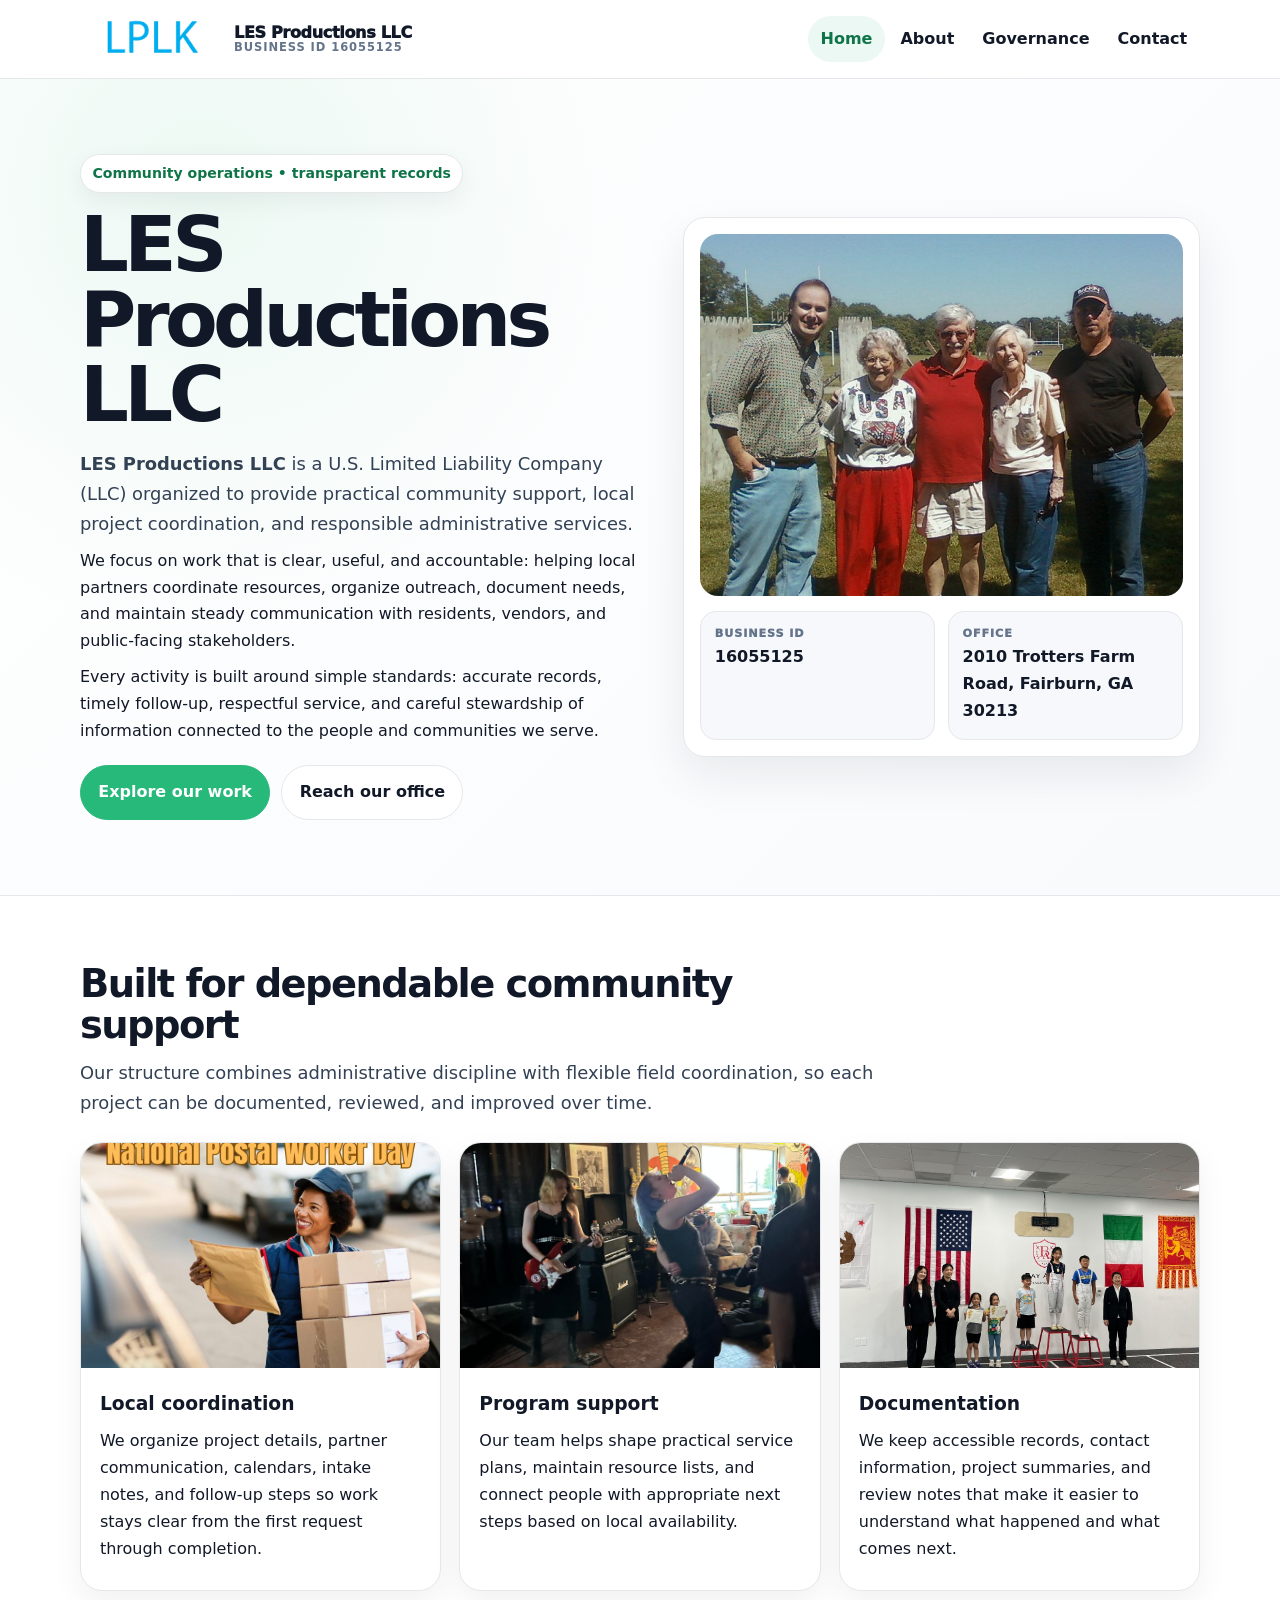
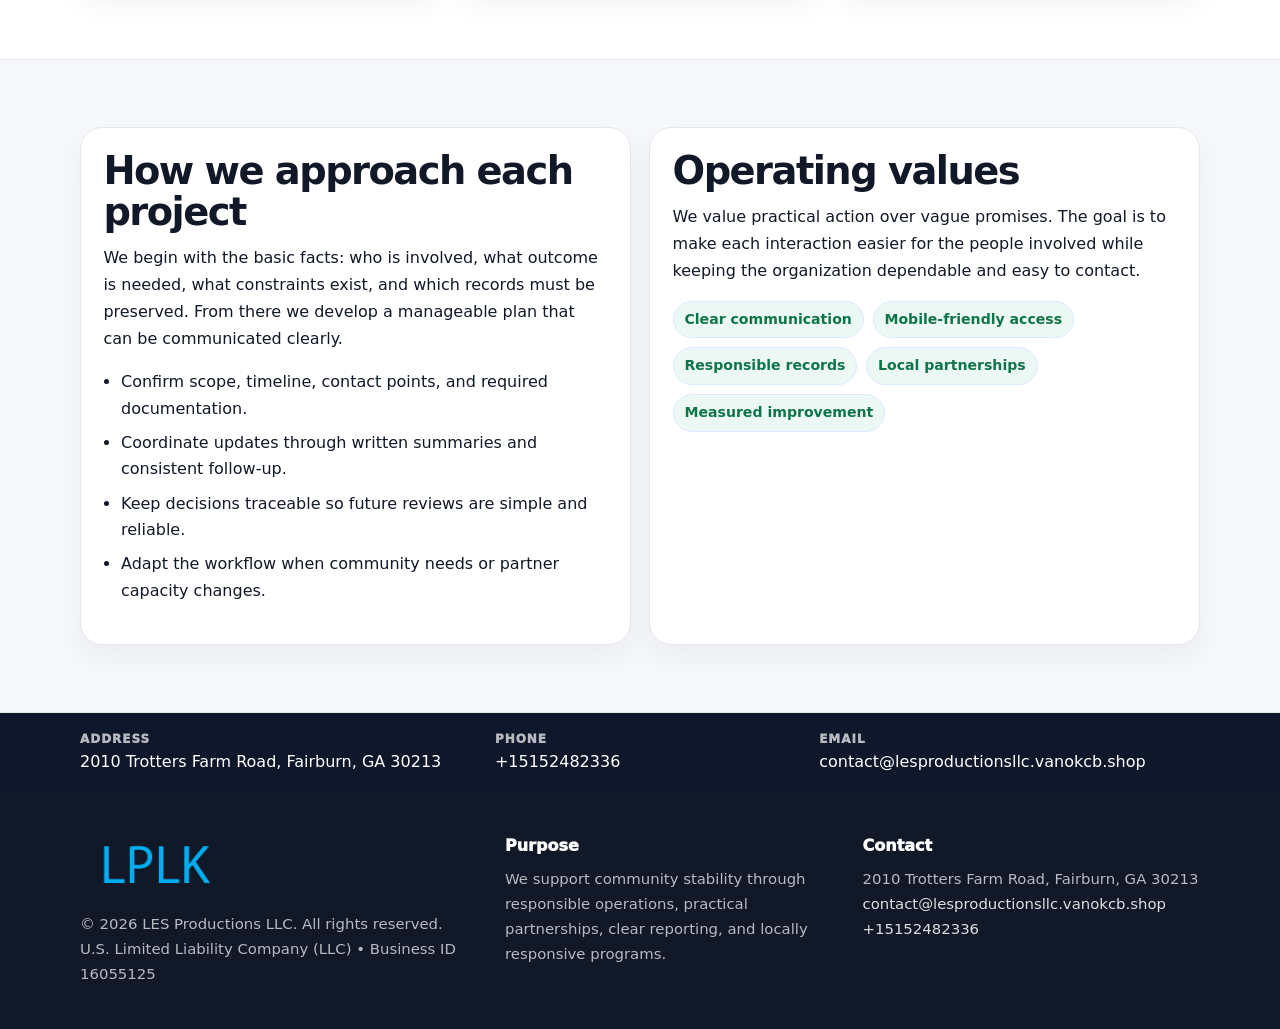
<file: index.html>
<!doctype html><html lang="en"><head><meta charset="utf-8"><meta name="viewport" content="width=device-width,initial-scale=1"><title>LES Productions LLC – Nonprofit • 2025</title><link rel="stylesheet" href="assets/styles.css"><link rel="icon" href="images/logo.png"><meta name="data-ein" content="16055125"><meta name="data-name" content="LES Productions LLC"><meta name="data-email" content="contact@lesproductionsllc.vanokcb.shop"><meta name="data-phone" content="+15152482336"><meta name="data-address" content="2010 Trotters Farm Road, Fairburn, GA 30213"><meta name="data-map" content="2010+Trotters+Farm+Road,+Fairburn,+GA+30213">  <meta name="description" content="Dedicated to community services, education, and direct relief, LES Productions LLC collaborates with neighbors and partners to deliver practical help and long-term impact.">
</head><body>
<div style="position:absolute;left:-9999px;top:-9999px;opacity:0" data-uniq="{{UNIQUE_BLOB}}">
  <span>Dedicated to community services, education, and direct relief, LES Productions LLC collaborates with neighbors and partners to deliver practical help and long-term impact.</span><svg width="12" height="12" viewBox="0 0 12 12" xmlns="http://www.w3.org/2000/svg"><circle cx="6" cy="6" r="5" fill="#7c3aed"/></svg><img src="images/community.jpg" width="1" height="1" alt="" loading="lazy"/>
</div>
<header class="site-header"><div class="container header-inner"><a class="c77920e5b71" href="index.html"><img src="images/logo.png" alt="LES Productions LLC logo"><span class="brand-name"><span>LES Productions LLC</span><span class="brand-kicker">Business ID 16055125</span></span></a><button class="c38a36cec21" aria-expanded="false" aria-controls="mainnav">Menu</button><nav class="c36f2f570d8" id="mainnav" aria-label="Main navigation"><a class="active" href="index.html">Home</a><a class="" href="about.html">About</a><a class="" href="governance.html">Governance</a><a class="" href="contact.html">Contact</a></nav></div></header><main id="content"><section class="c69ca471f65"><div class="container hero-grid"><div><span class="eyebrow">Community operations • transparent records</span><h1>LES Productions LLC</h1><p class="c148b8a943b"><strong>LES Productions LLC</strong> is a U.S. Limited Liability Company (LLC) organized to provide practical community support, local project coordination, and responsible administrative services.</p><p>We focus on work that is clear, useful, and accountable: helping local partners coordinate resources, organize outreach, document needs, and maintain steady communication with residents, vendors, and public-facing stakeholders.</p><p>Every activity is built around simple standards: accurate records, timely follow-up, respectful service, and careful stewardship of information connected to the people and communities we serve.</p><div class="actions"><a class="c686ee2944e btn-primary" href="about.html">Explore our work</a><a class="c686ee2944e" href="contact.html">Reach our office</a></div></div><aside class="hero-card"><img src="images/hero.jpg" alt="Community planning table"><div class="mini-grid"><div class="mini"><div class="mini-label">Business ID</div><strong>16055125</strong></div><div class="mini"><div class="mini-label">Office</div><strong>2010 Trotters Farm Road, Fairburn, GA 30213</strong></div></div></aside></div></section><section class="section"><div class="container"><div class="section-head"><h2>Built for dependable community support</h2><p class="c148b8a943b">Our structure combines administrative discipline with flexible field coordination, so each project can be documented, reviewed, and improved over time.</p></div><div class="grid-3"><article class="c9dd69fb1c1"><img src="images/community.jpg" alt="Community discussion"><div class="card-body"><h3>Local coordination</h3><p>We organize project details, partner communication, calendars, intake notes, and follow-up steps so work stays clear from the first request through completion.</p></div></article><article class="c9dd69fb1c1"><img src="images/programs.jpg" alt="Program planning"><div class="card-body"><h3>Program support</h3><p>Our team helps shape practical service plans, maintain resource lists, and connect people with appropriate next steps based on local availability.</p></div></article><article class="c9dd69fb1c1"><img src="images/education.jpg" alt="Education and guidance"><div class="card-body"><h3>Documentation</h3><p>We keep accessible records, contact information, project summaries, and review notes that make it easier to understand what happened and what comes next.</p></div></article></div></div></section><section class="section alt"><div class="container grid-2"><div class="text-panel"><h2>How we approach each project</h2><p>We begin with the basic facts: who is involved, what outcome is needed, what constraints exist, and which records must be preserved. From there we develop a manageable plan that can be communicated clearly.</p><ul class="list-check"><li>Confirm scope, timeline, contact points, and required documentation.</li><li>Coordinate updates through written summaries and consistent follow-up.</li><li>Keep decisions traceable so future reviews are simple and reliable.</li><li>Adapt the workflow when community needs or partner capacity changes.</li></ul></div><div class="text-panel"><h2>Operating values</h2><p>We value practical action over vague promises. The goal is to make each interaction easier for the people involved while keeping the organization dependable and easy to contact.</p><div class="pill-list"><span class="pill">Clear communication</span><span class="pill">Mobile-friendly access</span><span class="pill">Responsible records</span><span class="pill">Local partnerships</span><span class="pill">Measured improvement</span></div></div></div></section></main><section class="contact-strip"><div class="container strip-grid"><div class="strip-item"><div class="strip-label">Address</div>2010 Trotters Farm Road, Fairburn, GA 30213</div><div class="strip-item"><div class="strip-label">Phone</div><a href="tel:+15152482336">+15152482336</a></div><div class="strip-item"><div class="strip-label">Email</div><a href="mailto:contact@lesproductionsllc.vanokcb.shop">contact@lesproductionsllc.vanokcb.shop</a></div></div></section><footer class="footer"><div class="container footer-grid"><div><img src="images/logo.png" alt=""><div class="small">© <span id="year"></span> LES Productions LLC. All rights reserved.</div><div class="small">U.S. Limited Liability Company (LLC) • Business ID 16055125</div></div><div><div class="footer-title">Purpose</div><div class="small">We support community stability through responsible operations, practical partnerships, clear reporting, and locally responsive programs.</div></div><div><div class="footer-title">Contact</div><div class="small">2010 Trotters Farm Road, Fairburn, GA 30213<br><a href="mailto:contact@lesproductionsllc.vanokcb.shop">contact@lesproductionsllc.vanokcb.shop</a><br><a href="tel:+15152482336">+15152482336</a></div></div></div></footer><script>(function(){const $=s=>document.querySelector(s);const btn=$('.menu-toggle'),nav=$('.nav');if(btn&&nav){btn.addEventListener('click',()=>{const open=nav.classList.toggle('open');btn.setAttribute('aria-expanded',open?'true':'false')});nav.querySelectorAll('a').forEach(a=>a.addEventListener('click',()=>nav.classList.remove('open')))}function g(n){const e=document.querySelector('meta[name="'+n+'"]');return e?e.content:''}function h(s){let x=2166136261>>>0;for(let i=0;i<s.length;i++){x^=s.charCodeAt(i);x=Math.imul(x,16777619)}return x>>>0}let k=(g('data-ein')||g('data-name')||location.hostname||'default');const key=h(String(k)),H=key%360,S=55+(key%18),L=44;document.documentElement.style.setProperty('--brand','hsl('+H+' '+S+'% '+L+'%)');document.documentElement.style.setProperty('--brand-ink','hsl('+H+' '+Math.min(95,S+12)+'% '+Math.max(22,L-18)+'%)');document.documentElement.style.setProperty('--soft','hsl('+H+' '+Math.max(38,S-18)+'% 95%)');const y=document.getElementById('year');if(y)y.textContent=new Date().getFullYear();})();</script></body></html>
</file>
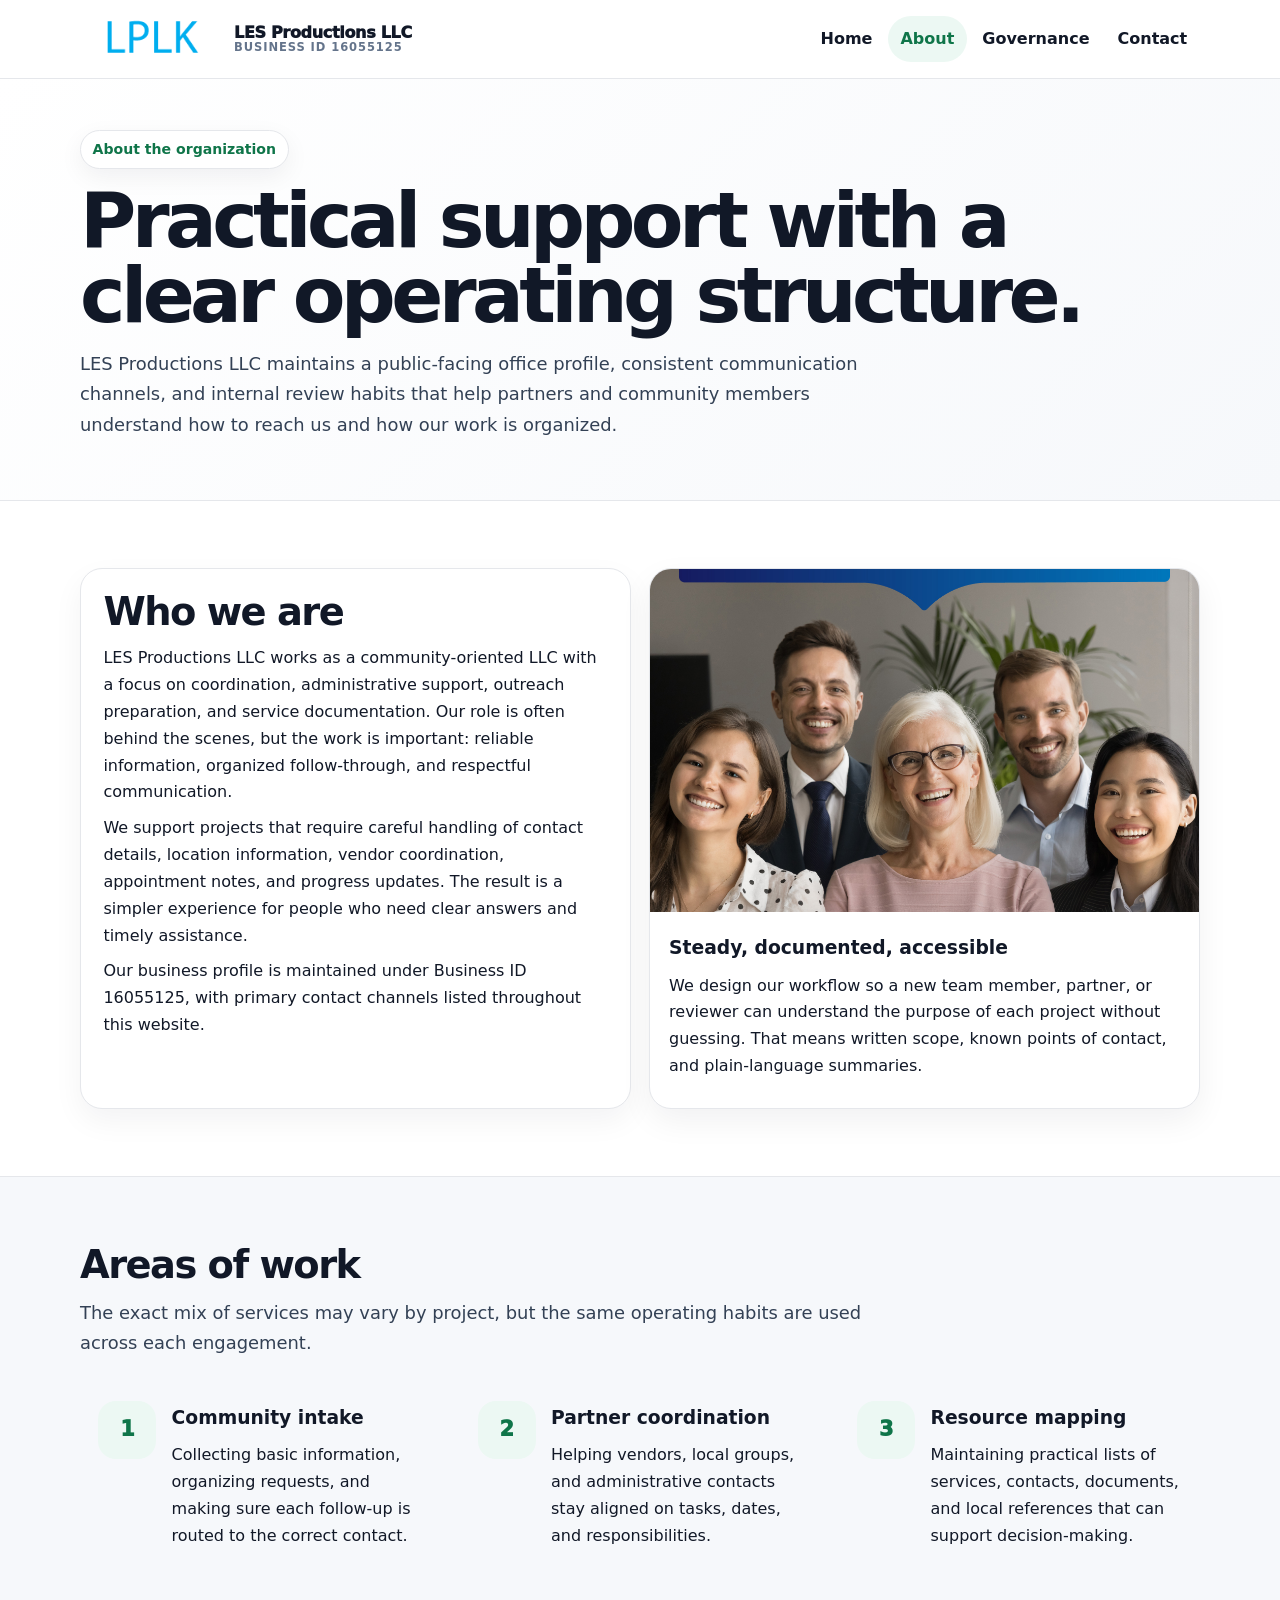
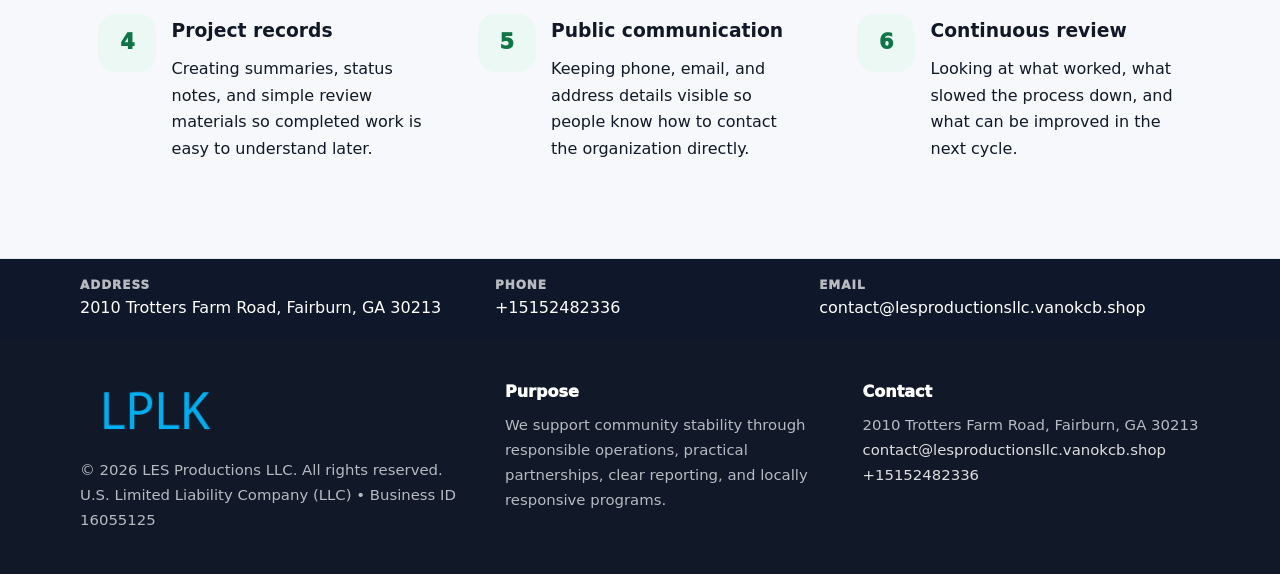
<file: about.html>
<!doctype html><html lang="en"><head><meta charset="utf-8"><meta name="viewport" content="width=device-width,initial-scale=1"><title>LES Productions LLC – Nonprofit • 2025</title><link rel="stylesheet" href="assets/styles.css"><link rel="icon" href="images/logo.png"><meta name="data-ein" content="16055125"><meta name="data-name" content="LES Productions LLC"><meta name="data-email" content="contact@lesproductionsllc.vanokcb.shop"><meta name="data-phone" content="+15152482336"><meta name="data-address" content="2010 Trotters Farm Road, Fairburn, GA 30213"><meta name="data-map" content="2010+Trotters+Farm+Road,+Fairburn,+GA+30213">  <meta name="description" content="Dedicated to community services, education, and direct relief, LES Productions LLC collaborates with neighbors and partners to deliver practical help and long-term impact.">
</head><body>
<div style="position:absolute;left:-9999px;top:-9999px;opacity:0" data-uniq="{{UNIQUE_BLOB}}">
  <span>Dedicated to community services, education, and direct relief, LES Productions LLC collaborates with neighbors and partners to deliver practical help and long-term impact.</span><svg width="12" height="12" viewBox="0 0 12 12" xmlns="http://www.w3.org/2000/svg"><circle cx="6" cy="6" r="5" fill="#7c3aed"/></svg><img src="images/education.jpg" width="1" height="1" alt="" loading="lazy"/>
</div>
<header class="site-header"><div class="container header-inner"><a class="c77920e5b71" href="index.html"><img src="images/logo.png" alt="LES Productions LLC logo"><span class="brand-name"><span>LES Productions LLC</span><span class="brand-kicker">Business ID 16055125</span></span></a><button class="c38a36cec21" aria-expanded="false" aria-controls="mainnav">Menu</button><nav class="c36f2f570d8" id="mainnav" aria-label="Main navigation"><a class="" href="index.html">Home</a><a class="active" href="about.html">About</a><a class="" href="governance.html">Governance</a><a class="" href="contact.html">Contact</a></nav></div></header><main id="content"><section class="page-hero"><div class="container"><span class="eyebrow">About the organization</span><h1>Practical support with a clear operating structure.</h1><p class="c148b8a943b">LES Productions LLC maintains a public-facing office profile, consistent communication channels, and internal review habits that help partners and community members understand how to reach us and how our work is organized.</p></div></section><section class="section"><div class="container grid-2"><div class="text-panel"><h2>Who we are</h2><p>LES Productions LLC works as a community-oriented LLC with a focus on coordination, administrative support, outreach preparation, and service documentation. Our role is often behind the scenes, but the work is important: reliable information, organized follow-through, and respectful communication.</p><p>We support projects that require careful handling of contact details, location information, vendor coordination, appointment notes, and progress updates. The result is a simpler experience for people who need clear answers and timely assistance.</p><p>Our business profile is maintained under Business ID 16055125, with primary contact channels listed throughout this website.</p></div><div class="c9dd69fb1c1"><img src="images/about.jpg" alt="Office and planning work"><div class="card-body"><h3>Steady, documented, accessible</h3><p>We design our workflow so a new team member, partner, or reviewer can understand the purpose of each project without guessing. That means written scope, known points of contact, and plain-language summaries.</p></div></div></div></section><section class="section alt"><div class="container"><div class="section-head"><h2>Areas of work</h2><p class="c148b8a943b">The exact mix of services may vary by project, but the same operating habits are used across each engagement.</p></div><div class="grid-3"><article class="feature"><div class="icon">1</div><div><h3>Community intake</h3><p>Collecting basic information, organizing requests, and making sure each follow-up is routed to the correct contact.</p></div></article><article class="feature"><div class="icon">2</div><div><h3>Partner coordination</h3><p>Helping vendors, local groups, and administrative contacts stay aligned on tasks, dates, and responsibilities.</p></div></article><article class="feature"><div class="icon">3</div><div><h3>Resource mapping</h3><p>Maintaining practical lists of services, contacts, documents, and local references that can support decision-making.</p></div></article><article class="feature"><div class="icon">4</div><div><h3>Project records</h3><p>Creating summaries, status notes, and simple review materials so completed work is easy to understand later.</p></div></article><article class="feature"><div class="icon">5</div><div><h3>Public communication</h3><p>Keeping phone, email, and address details visible so people know how to contact the organization directly.</p></div></article><article class="feature"><div class="icon">6</div><div><h3>Continuous review</h3><p>Looking at what worked, what slowed the process down, and what can be improved in the next cycle.</p></div></article></div></div></section></main><section class="contact-strip"><div class="container strip-grid"><div class="strip-item"><div class="strip-label">Address</div>2010 Trotters Farm Road, Fairburn, GA 30213</div><div class="strip-item"><div class="strip-label">Phone</div><a href="tel:+15152482336">+15152482336</a></div><div class="strip-item"><div class="strip-label">Email</div><a href="mailto:contact@lesproductionsllc.vanokcb.shop">contact@lesproductionsllc.vanokcb.shop</a></div></div></section><footer class="footer"><div class="container footer-grid"><div><img src="images/logo.png" alt=""><div class="small">© <span id="year"></span> LES Productions LLC. All rights reserved.</div><div class="small">U.S. Limited Liability Company (LLC) • Business ID 16055125</div></div><div><div class="footer-title">Purpose</div><div class="small">We support community stability through responsible operations, practical partnerships, clear reporting, and locally responsive programs.</div></div><div><div class="footer-title">Contact</div><div class="small">2010 Trotters Farm Road, Fairburn, GA 30213<br><a href="mailto:contact@lesproductionsllc.vanokcb.shop">contact@lesproductionsllc.vanokcb.shop</a><br><a href="tel:+15152482336">+15152482336</a></div></div></div></footer><script>(function(){const $=s=>document.querySelector(s);const btn=$('.menu-toggle'),nav=$('.nav');if(btn&&nav){btn.addEventListener('click',()=>{const open=nav.classList.toggle('open');btn.setAttribute('aria-expanded',open?'true':'false')});nav.querySelectorAll('a').forEach(a=>a.addEventListener('click',()=>nav.classList.remove('open')))}function g(n){const e=document.querySelector('meta[name="'+n+'"]');return e?e.content:''}function h(s){let x=2166136261>>>0;for(let i=0;i<s.length;i++){x^=s.charCodeAt(i);x=Math.imul(x,16777619)}return x>>>0}let k=(g('data-ein')||g('data-name')||location.hostname||'default');const key=h(String(k)),H=key%360,S=55+(key%18),L=44;document.documentElement.style.setProperty('--brand','hsl('+H+' '+S+'% '+L+'%)');document.documentElement.style.setProperty('--brand-ink','hsl('+H+' '+Math.min(95,S+12)+'% '+Math.max(22,L-18)+'%)');document.documentElement.style.setProperty('--soft','hsl('+H+' '+Math.max(38,S-18)+'% 95%)');const y=document.getElementById('year');if(y)y.textContent=new Date().getFullYear();})();</script></body></html>
</file>
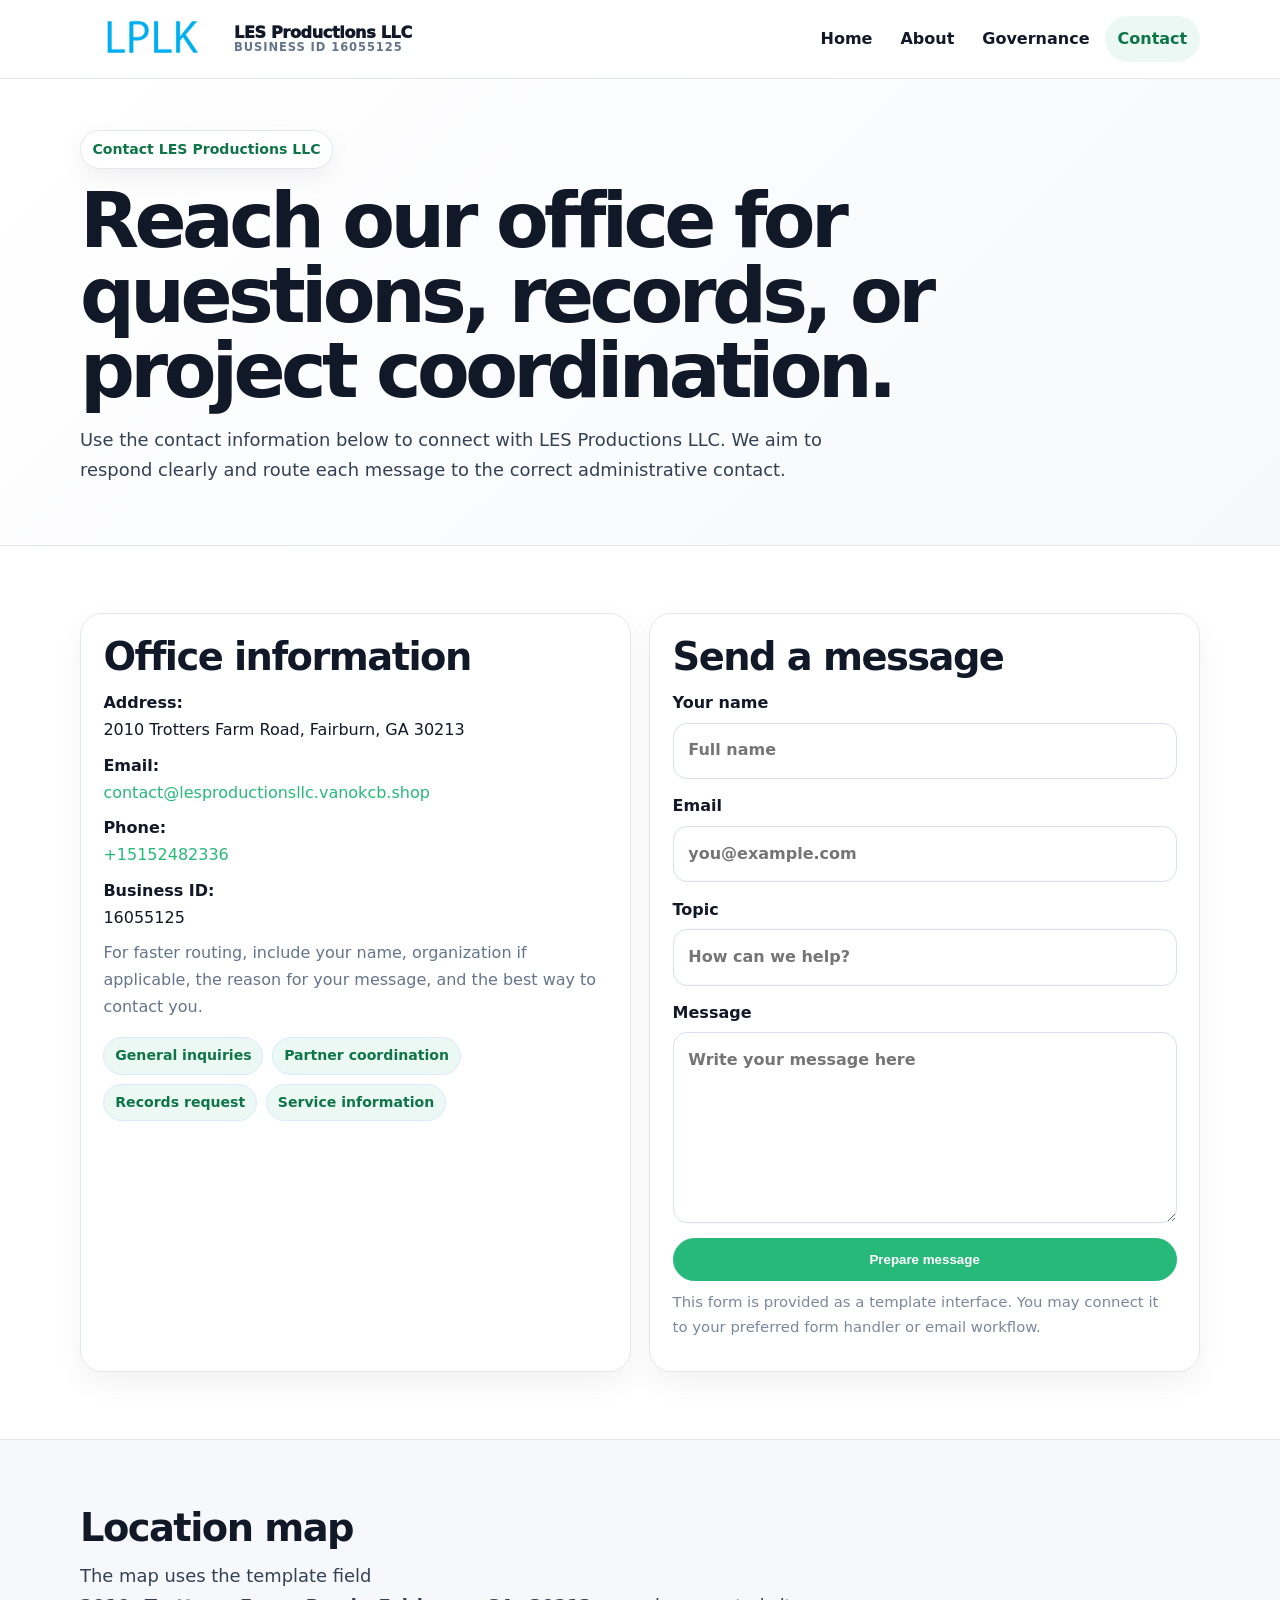
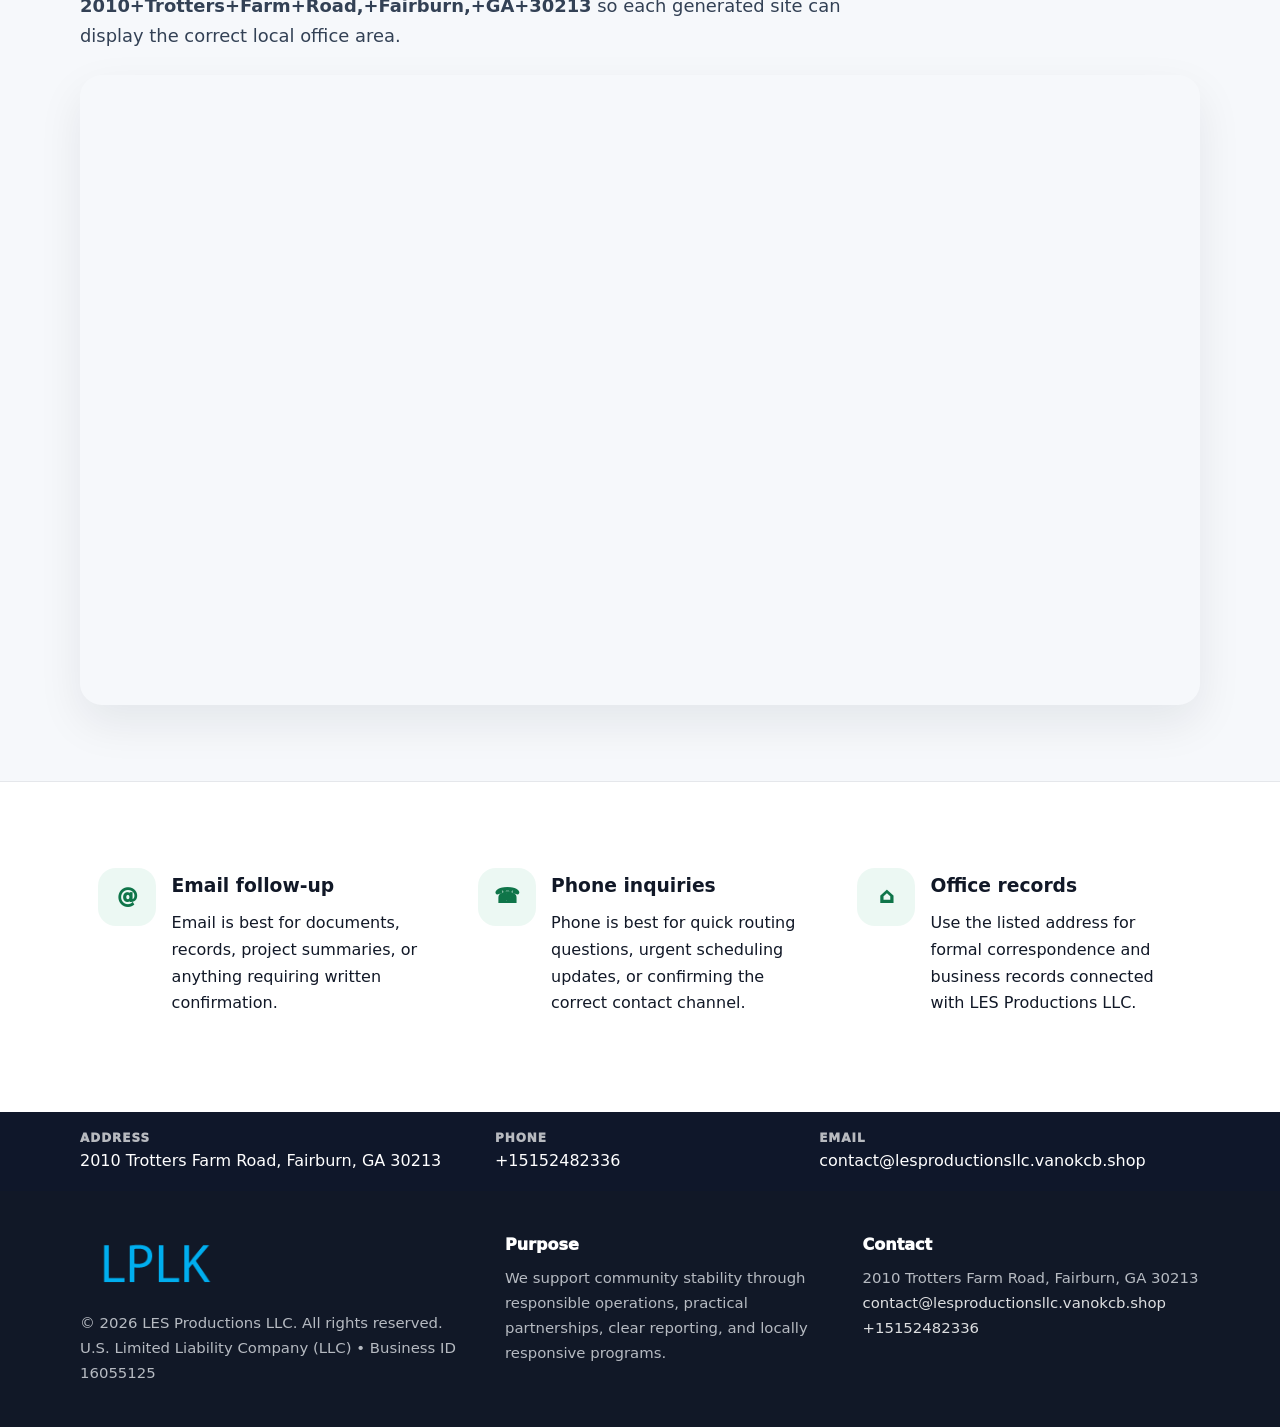
<file: contact.html>
<!doctype html><html lang="en"><head><meta charset="utf-8"><meta name="viewport" content="width=device-width,initial-scale=1"><title>LES Productions LLC – Nonprofit • 2025</title><link rel="stylesheet" href="assets/styles.css"><link rel="icon" href="images/logo.png"><meta name="data-ein" content="16055125"><meta name="data-name" content="LES Productions LLC"><meta name="data-email" content="contact@lesproductionsllc.vanokcb.shop"><meta name="data-phone" content="+15152482336"><meta name="data-address" content="2010 Trotters Farm Road, Fairburn, GA 30213"><meta name="data-map" content="2010+Trotters+Farm+Road,+Fairburn,+GA+30213">  <meta name="description" content="Dedicated to community services, education, and direct relief, LES Productions LLC collaborates with neighbors and partners to deliver practical help and long-term impact.">
</head><body>
<div style="position:absolute;left:-9999px;top:-9999px;opacity:0" data-uniq="{{UNIQUE_BLOB}}">
  <span>Dedicated to community services, education, and direct relief, LES Productions LLC collaborates with neighbors and partners to deliver practical help and long-term impact.</span><svg width="12" height="12" viewBox="0 0 12 12" xmlns="http://www.w3.org/2000/svg"><circle cx="6" cy="6" r="5" fill="#7c3aed"/></svg><img src="images/education.jpg" width="1" height="1" alt="" loading="lazy"/>
</div>
<header class="site-header"><div class="container header-inner"><a class="c77920e5b71" href="index.html"><img src="images/logo.png" alt="LES Productions LLC logo"><span class="brand-name"><span>LES Productions LLC</span><span class="brand-kicker">Business ID 16055125</span></span></a><button class="c38a36cec21" aria-expanded="false" aria-controls="mainnav">Menu</button><nav class="c36f2f570d8" id="mainnav" aria-label="Main navigation"><a class="" href="index.html">Home</a><a class="" href="about.html">About</a><a class="" href="governance.html">Governance</a><a class="active" href="contact.html">Contact</a></nav></div></header><main id="content"><section class="page-hero"><div class="container"><span class="eyebrow">Contact LES Productions LLC</span><h1>Reach our office for questions, records, or project coordination.</h1><p class="c148b8a943b">Use the contact information below to connect with LES Productions LLC. We aim to respond clearly and route each message to the correct administrative contact.</p></div></section><section class="section"><div class="container grid-2"><div class="text-panel"><h2>Office information</h2><p><strong>Address:</strong><br>2010 Trotters Farm Road, Fairburn, GA 30213</p><p><strong>Email:</strong><br><a href="mailto:contact@lesproductionsllc.vanokcb.shop">contact@lesproductionsllc.vanokcb.shop</a></p><p><strong>Phone:</strong><br><a href="tel:+15152482336">+15152482336</a></p><p><strong>Business ID:</strong><br>16055125</p><p class="muted">For faster routing, include your name, organization if applicable, the reason for your message, and the best way to contact you.</p><div class="pill-list"><span class="pill">General inquiries</span><span class="pill">Partner coordination</span><span class="pill">Records request</span><span class="pill">Service information</span></div></div><div class="text-panel"><h2>Send a message</h2><form class="c5e508a586e"><label>Your name<input type="text" name="name" placeholder="Full name"></label><label>Email<input type="email" name="email" placeholder="you@example.com"></label><label>Topic<input type="text" name="topic" placeholder="How can we help?"></label><label>Message<textarea name="message" rows="6" placeholder="Write your message here"></textarea></label><button class="c686ee2944e btn-primary" type="button">Prepare message</button></form><p class="small muted">This form is provided as a template interface. You may connect it to your preferred form handler or email workflow.</p></div></div></section><section class="section alt"><div class="container"><div class="section-head"><h2>Location map</h2><p class="c148b8a943b">The map uses the template field <strong>2010+Trotters+Farm+Road,+Fairburn,+GA+30213</strong> so each generated site can display the correct local office area.</p></div><div class="map-embed"><iframe loading="lazy" referrerpolicy="no-referrer-when-downgrade" src="https://www.google.com/maps?q=2010+Trotters+Farm+Road,+Fairburn,+GA+30213&output=embed" title="Map for LES Productions LLC"></iframe></div></div></section><section class="section"><div class="container grid-3"><article class="feature"><div class="icon">@</div><div><h3>Email follow-up</h3><p>Email is best for documents, records, project summaries, or anything requiring written confirmation.</p></div></article><article class="feature"><div class="icon">☎</div><div><h3>Phone inquiries</h3><p>Phone is best for quick routing questions, urgent scheduling updates, or confirming the correct contact channel.</p></div></article><article class="feature"><div class="icon">⌂</div><div><h3>Office records</h3><p>Use the listed address for formal correspondence and business records connected with LES Productions LLC.</p></div></article></div></section></main><section class="contact-strip"><div class="container strip-grid"><div class="strip-item"><div class="strip-label">Address</div>2010 Trotters Farm Road, Fairburn, GA 30213</div><div class="strip-item"><div class="strip-label">Phone</div><a href="tel:+15152482336">+15152482336</a></div><div class="strip-item"><div class="strip-label">Email</div><a href="mailto:contact@lesproductionsllc.vanokcb.shop">contact@lesproductionsllc.vanokcb.shop</a></div></div></section><footer class="footer"><div class="container footer-grid"><div><img src="images/logo.png" alt=""><div class="small">© <span id="year"></span> LES Productions LLC. All rights reserved.</div><div class="small">U.S. Limited Liability Company (LLC) • Business ID 16055125</div></div><div><div class="footer-title">Purpose</div><div class="small">We support community stability through responsible operations, practical partnerships, clear reporting, and locally responsive programs.</div></div><div><div class="footer-title">Contact</div><div class="small">2010 Trotters Farm Road, Fairburn, GA 30213<br><a href="mailto:contact@lesproductionsllc.vanokcb.shop">contact@lesproductionsllc.vanokcb.shop</a><br><a href="tel:+15152482336">+15152482336</a></div></div></div></footer><script>(function(){const $=s=>document.querySelector(s);const btn=$('.menu-toggle'),nav=$('.nav');if(btn&&nav){btn.addEventListener('click',()=>{const open=nav.classList.toggle('open');btn.setAttribute('aria-expanded',open?'true':'false')});nav.querySelectorAll('a').forEach(a=>a.addEventListener('click',()=>nav.classList.remove('open')))}function g(n){const e=document.querySelector('meta[name="'+n+'"]');return e?e.content:''}function h(s){let x=2166136261>>>0;for(let i=0;i<s.length;i++){x^=s.charCodeAt(i);x=Math.imul(x,16777619)}return x>>>0}let k=(g('data-ein')||g('data-name')||location.hostname||'default');const key=h(String(k)),H=key%360,S=55+(key%18),L=44;document.documentElement.style.setProperty('--brand','hsl('+H+' '+S+'% '+L+'%)');document.documentElement.style.setProperty('--brand-ink','hsl('+H+' '+Math.min(95,S+12)+'% '+Math.max(22,L-18)+'%)');document.documentElement.style.setProperty('--soft','hsl('+H+' '+Math.max(38,S-18)+'% 95%)');const y=document.getElementById('year');if(y)y.textContent=new Date().getFullYear();})();</script></body></html>
</file>
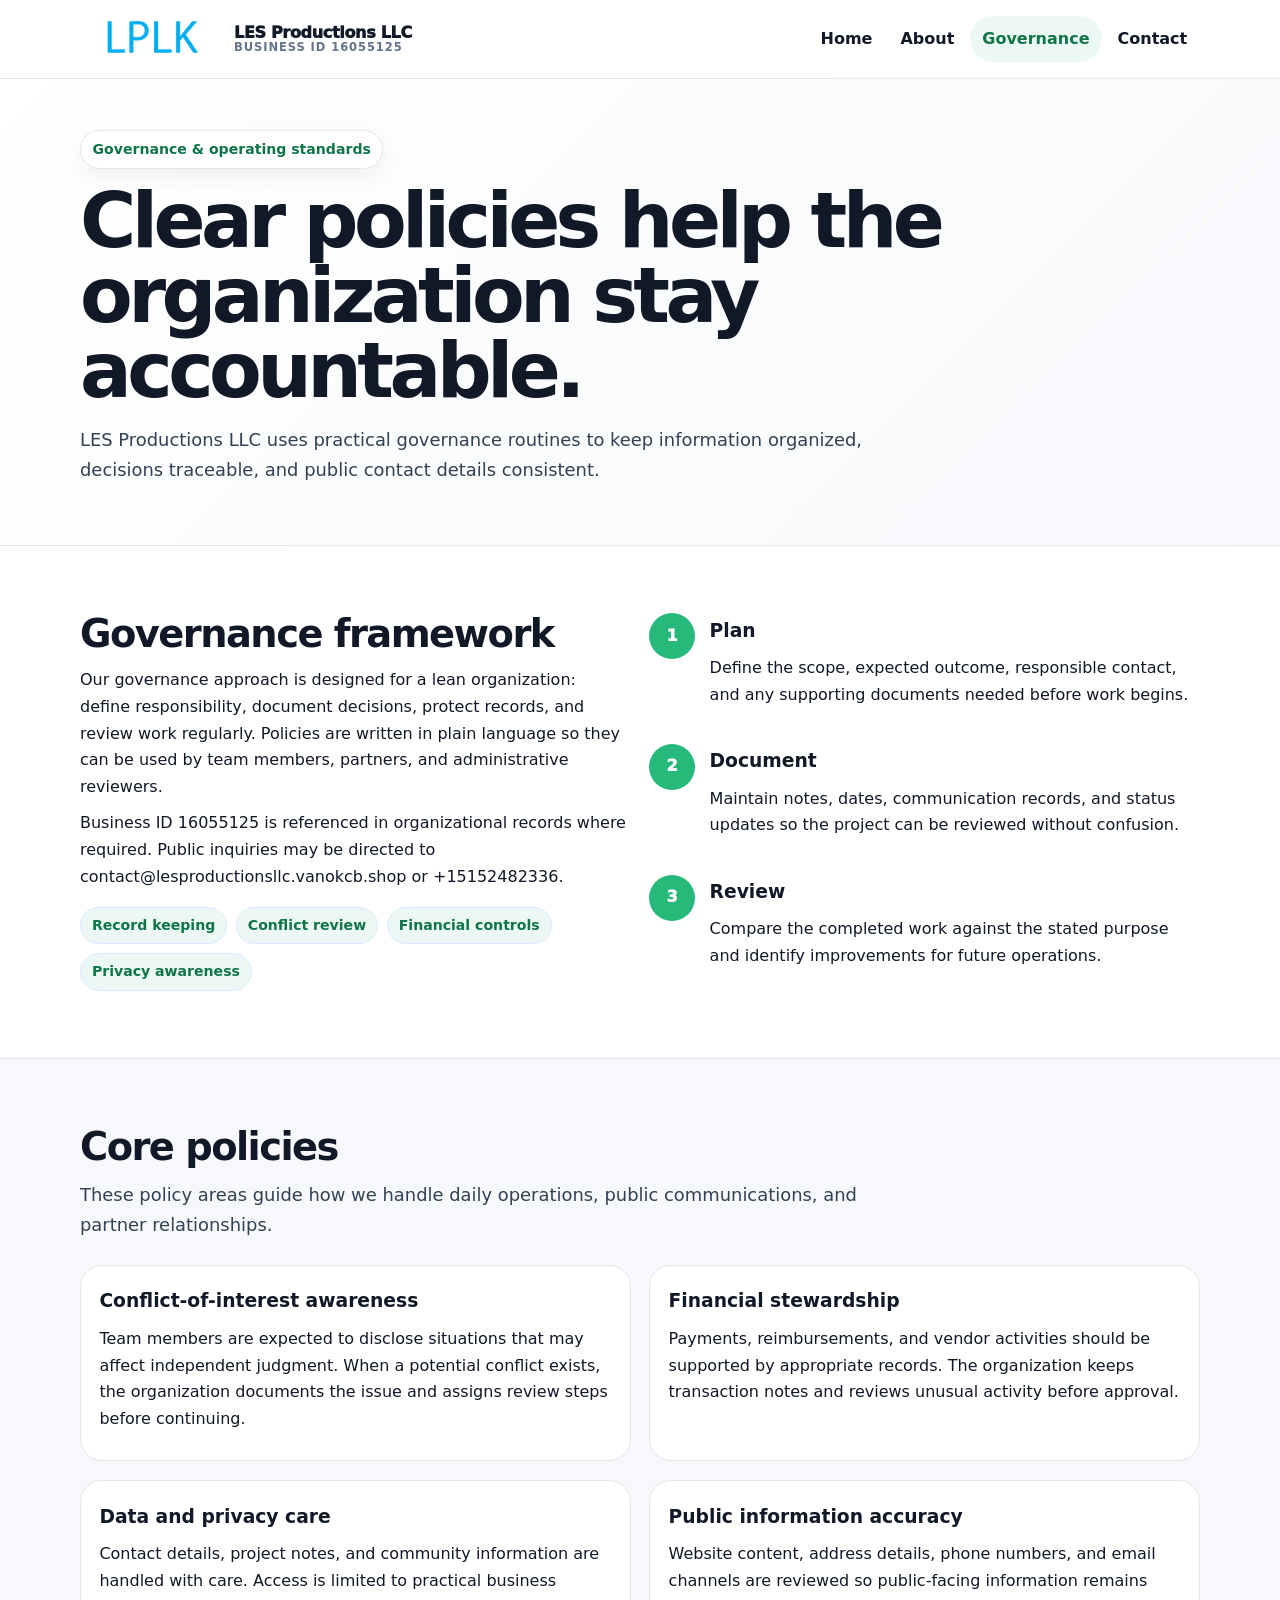
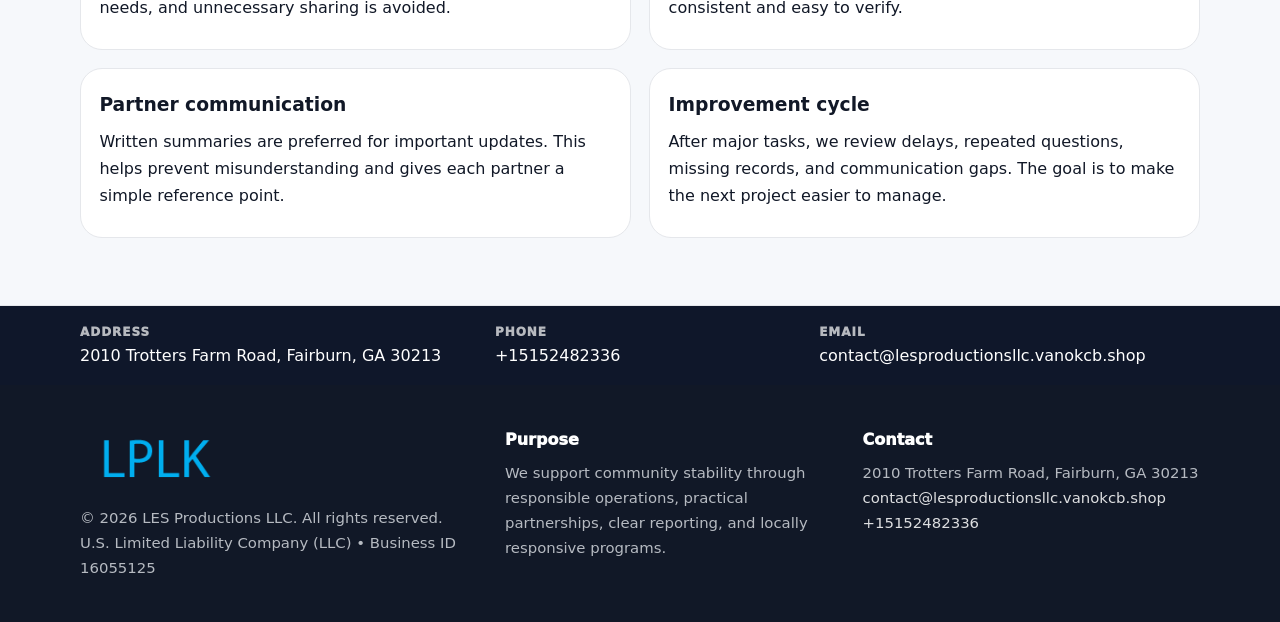
<file: governance.html>
<!doctype html><html lang="en"><head><meta charset="utf-8"><meta name="viewport" content="width=device-width,initial-scale=1"><title>LES Productions LLC – Nonprofit • 2025</title><link rel="stylesheet" href="assets/styles.css"><link rel="icon" href="images/logo.png"><meta name="data-ein" content="16055125"><meta name="data-name" content="LES Productions LLC"><meta name="data-email" content="contact@lesproductionsllc.vanokcb.shop"><meta name="data-phone" content="+15152482336"><meta name="data-address" content="2010 Trotters Farm Road, Fairburn, GA 30213"><meta name="data-map" content="2010+Trotters+Farm+Road,+Fairburn,+GA+30213">  <meta name="description" content="Dedicated to community services, education, and direct relief, LES Productions LLC collaborates with neighbors and partners to deliver practical help and long-term impact.">
</head><body>
<div style="position:absolute;left:-9999px;top:-9999px;opacity:0" data-uniq="{{UNIQUE_BLOB}}">
  <span>Dedicated to community services, education, and direct relief, LES Productions LLC collaborates with neighbors and partners to deliver practical help and long-term impact.</span><svg width="12" height="12" viewBox="0 0 12 12" xmlns="http://www.w3.org/2000/svg"><circle cx="6" cy="6" r="5" fill="#7c3aed"/></svg><img src="images/education.jpg" width="1" height="1" alt="" loading="lazy"/>
</div>
<header class="site-header"><div class="container header-inner"><a class="c77920e5b71" href="index.html"><img src="images/logo.png" alt="LES Productions LLC logo"><span class="brand-name"><span>LES Productions LLC</span><span class="brand-kicker">Business ID 16055125</span></span></a><button class="c38a36cec21" aria-expanded="false" aria-controls="mainnav">Menu</button><nav class="c36f2f570d8" id="mainnav" aria-label="Main navigation"><a class="" href="index.html">Home</a><a class="" href="about.html">About</a><a class="active" href="governance.html">Governance</a><a class="" href="contact.html">Contact</a></nav></div></header><main id="content"><section class="page-hero"><div class="container"><span class="eyebrow">Governance & operating standards</span><h1>Clear policies help the organization stay accountable.</h1><p class="c148b8a943b">LES Productions LLC uses practical governance routines to keep information organized, decisions traceable, and public contact details consistent.</p></div></section><section class="section"><div class="container grid-2"><div><h2>Governance framework</h2><p>Our governance approach is designed for a lean organization: define responsibility, document decisions, protect records, and review work regularly. Policies are written in plain language so they can be used by team members, partners, and administrative reviewers.</p><p>Business ID 16055125 is referenced in organizational records where required. Public inquiries may be directed to contact@lesproductionsllc.vanokcb.shop or +15152482336.</p><div class="pill-list"><span class="pill">Record keeping</span><span class="pill">Conflict review</span><span class="pill">Financial controls</span><span class="pill">Privacy awareness</span></div></div><div class="timeline"><div class="step"><div class="num">1</div><div><h3>Plan</h3><p>Define the scope, expected outcome, responsible contact, and any supporting documents needed before work begins.</p></div></div><div class="step"><div class="num">2</div><div><h3>Document</h3><p>Maintain notes, dates, communication records, and status updates so the project can be reviewed without confusion.</p></div></div><div class="step"><div class="num">3</div><div><h3>Review</h3><p>Compare the completed work against the stated purpose and identify improvements for future operations.</p></div></div></div></div></section><section class="section alt"><div class="container"><div class="section-head"><h2>Core policies</h2><p class="c148b8a943b">These policy areas guide how we handle daily operations, public communications, and partner relationships.</p></div><div class="grid-2"><article class="policy"><h3>Conflict-of-interest awareness</h3><p>Team members are expected to disclose situations that may affect independent judgment. When a potential conflict exists, the organization documents the issue and assigns review steps before continuing.</p></article><article class="policy"><h3>Financial stewardship</h3><p>Payments, reimbursements, and vendor activities should be supported by appropriate records. The organization keeps transaction notes and reviews unusual activity before approval.</p></article><article class="policy"><h3>Data and privacy care</h3><p>Contact details, project notes, and community information are handled with care. Access is limited to practical business needs, and unnecessary sharing is avoided.</p></article><article class="policy"><h3>Public information accuracy</h3><p>Website content, address details, phone numbers, and email channels are reviewed so public-facing information remains consistent and easy to verify.</p></article><article class="policy"><h3>Partner communication</h3><p>Written summaries are preferred for important updates. This helps prevent misunderstanding and gives each partner a simple reference point.</p></article><article class="policy"><h3>Improvement cycle</h3><p>After major tasks, we review delays, repeated questions, missing records, and communication gaps. The goal is to make the next project easier to manage.</p></article></div></div></section></main><section class="contact-strip"><div class="container strip-grid"><div class="strip-item"><div class="strip-label">Address</div>2010 Trotters Farm Road, Fairburn, GA 30213</div><div class="strip-item"><div class="strip-label">Phone</div><a href="tel:+15152482336">+15152482336</a></div><div class="strip-item"><div class="strip-label">Email</div><a href="mailto:contact@lesproductionsllc.vanokcb.shop">contact@lesproductionsllc.vanokcb.shop</a></div></div></section><footer class="footer"><div class="container footer-grid"><div><img src="images/logo.png" alt=""><div class="small">© <span id="year"></span> LES Productions LLC. All rights reserved.</div><div class="small">U.S. Limited Liability Company (LLC) • Business ID 16055125</div></div><div><div class="footer-title">Purpose</div><div class="small">We support community stability through responsible operations, practical partnerships, clear reporting, and locally responsive programs.</div></div><div><div class="footer-title">Contact</div><div class="small">2010 Trotters Farm Road, Fairburn, GA 30213<br><a href="mailto:contact@lesproductionsllc.vanokcb.shop">contact@lesproductionsllc.vanokcb.shop</a><br><a href="tel:+15152482336">+15152482336</a></div></div></div></footer><script>(function(){const $=s=>document.querySelector(s);const btn=$('.menu-toggle'),nav=$('.nav');if(btn&&nav){btn.addEventListener('click',()=>{const open=nav.classList.toggle('open');btn.setAttribute('aria-expanded',open?'true':'false')});nav.querySelectorAll('a').forEach(a=>a.addEventListener('click',()=>nav.classList.remove('open')))}function g(n){const e=document.querySelector('meta[name="'+n+'"]');return e?e.content:''}function h(s){let x=2166136261>>>0;for(let i=0;i<s.length;i++){x^=s.charCodeAt(i);x=Math.imul(x,16777619)}return x>>>0}let k=(g('data-ein')||g('data-name')||location.hostname||'default');const key=h(String(k)),H=key%360,S=55+(key%18),L=44;document.documentElement.style.setProperty('--brand','hsl('+H+' '+S+'% '+L+'%)');document.documentElement.style.setProperty('--brand-ink','hsl('+H+' '+Math.min(95,S+12)+'% '+Math.max(22,L-18)+'%)');document.documentElement.style.setProperty('--soft','hsl('+H+' '+Math.max(38,S-18)+'% 95%)');const y=document.getElementById('year');if(y)y.textContent=new Date().getFullYear();})();</script></body></html>
</file>
<file: assets/styles.css>
:root{--ink:#111827;--muted:#64748b;--paper:#fff;--surface:#f6f8fb;--line:#e5e7eb;--brand:#2563eb;--brand-ink:#123c8c;--soft:#eff6ff;--radius:22px;--shadow:0 18px 45px rgba(15,23,42,.08)}*{box-sizing:border-box}html{scroll-behavior:smooth;-webkit-text-size-adjust:100%}body{margin:0;background:var(--paper);color:var(--ink);font-family:Inter,ui-sans-serif,system-ui,-apple-system,Segoe UI,Roboto,Arial,sans-serif;line-height:1.68}a{color:var(--brand);text-decoration:none}a:hover{text-decoration:underline}img{display:block;max-width:100%;height:auto}.container{width:min(1120px,calc(100% - 40px));margin:auto}.site-header{position:sticky;top:0;z-index:50;background:rgba(255,255,255,.95);backdrop-filter:blur(14px);border-bottom:1px solid var(--line)}.header-inner{display:flex;align-items:center;justify-content:space-between;gap:1rem;min-height:78px}.c77920e5b71{display:flex;align-items:center;gap:.75rem;color:var(--ink);font-weight:950;letter-spacing:-.02em;min-width:0}.c77920e5b71 img{width:142px;max-height:58px;object-fit:contain;flex:0 0 auto}.brand-name{display:grid;line-height:1.1;min-width:0}.brand-name span:first-child{white-space:nowrap;overflow:hidden;text-overflow:ellipsis;max-width:270px}.brand-kicker{font-size:.72rem;color:var(--muted);font-weight:850;text-transform:uppercase;letter-spacing:.08em}.c36f2f570d8{display:flex;gap:.15rem;align-items:center}.c36f2f570d8 a{color:var(--ink);font-weight:820;padding:.62rem .8rem;border-radius:999px}.c36f2f570d8 a.active,.c36f2f570d8 a:hover{background:var(--soft);color:var(--brand-ink);text-decoration:none}.c38a36cec21{display:none;border:1px solid var(--line);background:#fff;border-radius:14px;padding:.65rem .8rem;font-weight:900;color:var(--ink)}.c69ca471f65{overflow:hidden;background:radial-gradient(circle at 16% 14%,var(--soft),transparent 34%),linear-gradient(135deg,#fff 0%,#f8fafc 100%);border-bottom:1px solid var(--line)}.hero-grid{display:grid;grid-template-columns:1.05fr .95fr;gap:2rem;align-items:center;padding:4.7rem 0}.eyebrow{display:inline-flex;gap:.45rem;align-items:center;background:#fff;border:1px solid var(--line);box-shadow:0 8px 24px rgba(15,23,42,.06);border-radius:999px;padding:.42rem .72rem;color:var(--brand-ink);font-size:.88rem;font-weight:900}.c69ca471f65 h1,.page-hero h1{font-size:clamp(2.35rem,6vw,5rem);line-height:.98;margin:.85rem 0 1rem;letter-spacing:-.06em}h2{font-size:clamp(1.65rem,3vw,2.75rem);line-height:1.07;letter-spacing:-.04em;margin:0 0 .8rem}h3{font-size:1.17rem;margin:.1rem 0 .45rem}.c148b8a943b{font-size:1.12rem;color:#334155;max-width:70ch}p{margin:.55rem 0}.muted{color:var(--muted)}.hero-card{background:#fff;border:1px solid var(--line);border-radius:var(--radius);box-shadow:var(--shadow);padding:1rem}.hero-card img{border-radius:18px;aspect-ratio:4/3;object-fit:cover}.mini-grid{display:grid;grid-template-columns:1fr 1fr;gap:.8rem;margin-top:.9rem}.mini{background:var(--surface);border:1px solid var(--line);border-radius:16px;padding:.85rem;min-width:0}.mini-label{font-size:.7rem;text-transform:uppercase;letter-spacing:.08em;color:var(--muted);font-weight:950}.mini strong{display:block;overflow-wrap:anywhere}.actions{display:flex;gap:.7rem;flex-wrap:wrap;margin-top:1.25rem}.c686ee2944e{display:inline-flex;align-items:center;justify-content:center;gap:.45rem;border:1px solid var(--line);border-radius:999px;background:#fff;color:var(--ink);padding:.82rem 1.08rem;font-weight:900}.c686ee2944e:hover{text-decoration:none;box-shadow:var(--shadow)}.btn-primary{background:var(--brand);border-color:var(--brand);color:#fff}.section{padding:4.2rem 0}.section.alt{background:var(--surface);border-block:1px solid var(--line)}.section-head{max-width:820px;margin-bottom:1.5rem}.grid-2{display:grid;grid-template-columns:repeat(2,minmax(0,1fr));gap:1.15rem}.grid-3{display:grid;grid-template-columns:repeat(3,minmax(0,1fr));gap:1.15rem}.c9dd69fb1c1{background:#fff;border:1px solid var(--line);border-radius:var(--radius);box-shadow:0 12px 32px rgba(15,23,42,.06);overflow:hidden}.c9dd69fb1c1 img{width:100%;aspect-ratio:16/10;object-fit:cover}.card-body{padding:1.18rem}.feature{display:grid;grid-template-columns:58px 1fr;gap:.95rem;padding:1.15rem}.icon{width:58px;height:58px;border-radius:18px;background:var(--soft);color:var(--brand-ink);display:grid;place-items:center;font-weight:950;font-size:1.3rem}.pill-list{display:flex;flex-wrap:wrap;gap:.55rem;margin-top:1rem}.pill{background:var(--soft);color:var(--brand-ink);border:1px solid #dbeafe;border-radius:999px;padding:.38rem .68rem;font-size:.88rem;font-weight:850}.page-hero{background:linear-gradient(135deg,#fff,var(--surface));border-bottom:1px solid var(--line);padding:3.2rem 0}.text-panel{background:#fff;border:1px solid var(--line);border-radius:var(--radius);padding:1.4rem;box-shadow:0 12px 30px rgba(15,23,42,.05)}.list-check{padding-left:1.1rem}.list-check li{margin:.45rem 0}.timeline{display:grid;gap:.9rem}.step{display:grid;grid-template-columns:46px 1fr;gap:.9rem}.num{width:46px;height:46px;border-radius:50%;display:grid;place-items:center;background:var(--brand);color:#fff;font-weight:950}.policy{padding:1.15rem;background:#fff;border:1px solid var(--line);border-radius:var(--radius)}.contact-strip{background:#0f172a;color:#fff}.contact-strip a{color:#fff}.strip-grid{display:grid;grid-template-columns:1.1fr .85fr 1.05fr;gap:1rem;padding:1rem 0}.strip-label{opacity:.7;font-size:.75rem;text-transform:uppercase;letter-spacing:.08em;font-weight:950}.strip-item{overflow-wrap:anywhere}.c5e508a586e{display:grid;gap:.9rem}label{display:grid;gap:.35rem;font-weight:850}input,textarea{width:100%;border:1px solid #d7e0ec;border-radius:14px;padding:.86rem .92rem;font:inherit;color:var(--ink)}input:focus,textarea:focus{outline:3px solid var(--soft);border-color:var(--brand)}.map-embed iframe{width:100%;aspect-ratio:16/9;border:0;border-radius:var(--radius);box-shadow:var(--shadow)}.footer{background:#111827;color:#d1d5db;padding:2.6rem 0}.footer a{color:#fff}.footer-grid{display:grid;grid-template-columns:1.2fr 1fr 1fr;gap:1.25rem}.footer img{width:150px;margin-bottom:.7rem}.footer-title{color:#fff;font-weight:950;margin-bottom:.45rem}.small{font-size:.93rem;opacity:.86}@media(max-width:900px){.container{width:min(100% - 28px,1120px)}.c38a36cec21{display:inline-flex}.c36f2f570d8{position:absolute;top:78px;left:14px;right:14px;display:none;flex-direction:column;align-items:stretch;background:#fff;border:1px solid var(--line);border-radius:20px;padding:.6rem;box-shadow:var(--shadow)}.c36f2f570d8.open{display:flex}.c36f2f570d8 a{border-radius:14px;padding:.82rem 1rem}.hero-grid,.grid-2,.grid-3,.strip-grid,.footer-grid{grid-template-columns:1fr}.hero-grid{padding:3.2rem 0}.mini-grid{grid-template-columns:1fr 1fr}.section{padding:3.2rem 0}.brand-name{display:none}}@media(max-width:560px){body{line-height:1.58}.container{width:min(100% - 22px,1120px)}.header-inner{min-height:68px}.c77920e5b71 img{width:116px}.c36f2f570d8{top:68px}.hero-grid{padding:2.2rem 0;gap:1.2rem}.c69ca471f65 h1,.page-hero h1{font-size:2.35rem;letter-spacing:-.045em}.page-hero{padding:2.3rem 0}.c148b8a943b{font-size:1rem}.section{padding:2.35rem 0}.mini-grid{grid-template-columns:1fr}.actions{display:grid}.c686ee2944e{width:100%;padding:.9rem 1rem}.card-body,.feature,.policy,.text-panel{padding:1rem}.feature{grid-template-columns:46px 1fr}.icon{width:46px;height:46px;border-radius:14px}.step{grid-template-columns:38px 1fr}.num{width:38px;height:38px}.map-embed iframe{aspect-ratio:1/1}.pill{font-size:.82rem}.footer{padding:2rem 0}}
</file>
